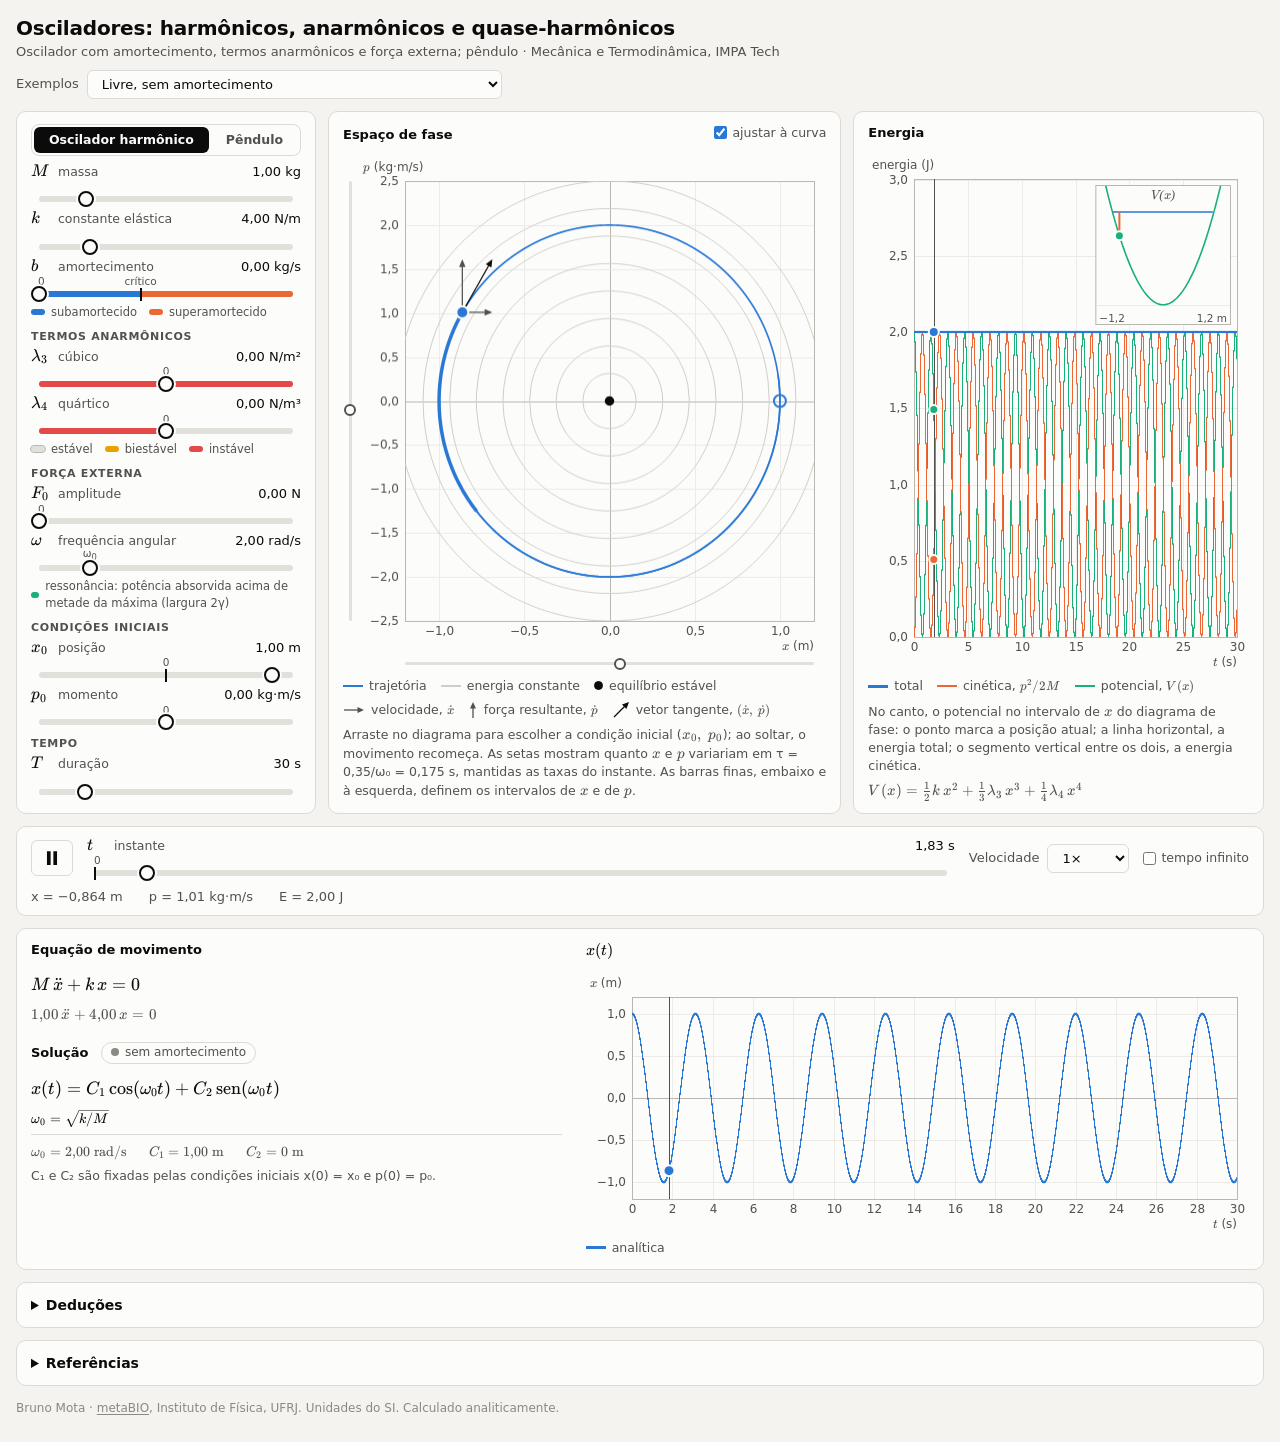
<file: index.html>
<!doctype html>
<!-- By Bruno Mota - METAbio -->
<html lang="pt-BR">
<head>
<meta charset="utf-8">
<meta name="viewport" content="width=device-width, initial-scale=1, viewport-fit=cover">
<title>Osciladores: harmônicos, anarmônicos e quase-harmônicos</title>
<meta name="description" content="Oscilador harmônico e anarmônico, livre e forçado, e pêndulo: espaço de fase, energia, equação de movimento e solução.">
<link rel="stylesheet" href="vendor/katex/katex.min.css">
<link rel="stylesheet" href="css/estilo.css">
</head>
<body>

<header class="cabecalho">
  <div>
    <h1>Osciladores: harmônicos, anarmônicos e quase-harmônicos</h1>
    <p>Oscilador com amortecimento, termos anarmônicos e força externa; pêndulo · Mecânica e Termodinâmica, IMPA Tech</p>
  </div>
  <label class="exemplos">Exemplos
    <select id="exemplos" aria-label="Exemplos"></select>
  </label>
</header>

<main>
  <div class="topo">

    <aside class="painel controles" aria-label="Parâmetros">
      <div id="controles"></div>
    </aside>

    <section class="painel fase" id="painelFase" aria-label="Espaço de fase">
      <div class="titulo">
        <h2>Espaço de fase</h2>
        <label class="opcao"><input type="checkbox" id="ajustar" checked> ajustar à curva</label>
      </div>
      <div class="diagrama">
        <div class="escala-lado" id="escalaP"></div>
        <canvas id="fase"></canvas>
        <div></div>
        <div class="escala-base" id="escalaX"></div>
      </div>
      <ul class="legenda">
        <li><i class="linha serie-1"></i>trajetória</li>
        <li><i class="linha nivel"></i>energia constante</li>
        <li id="legSeparatriz"><i class="linha tracejada tinta-3"></i>separatriz</li>
        <li id="legEstacionario"><i class="linha tracejada serie-3"></i>regime estacionário</li>
        <li id="legEstavel"><i class="ponto cheio"></i>equilíbrio estável</li>
        <li id="legInstavel"><i class="ponto vazio"></i><span id="legInstavelTexto">instável</span></li>
      </ul>
      <ul class="legenda">
        <li><svg class="seta tinta-2" viewBox="0 0 22 10" width="22" height="10" aria-hidden="true"><path d="M1 5h15" fill="none" stroke="currentColor" stroke-width="1.3"/><path d="M21 5l-6.5-3v6z" fill="currentColor"/></svg><span><span data-oscillator="velocidade" data-pendulum="velocidade angular"></span>, <span class="m" data-oscillator="\dot x" data-pendulum="\dot\theta"></span></span></li>
        <li><svg class="seta tinta-2" viewBox="0 0 10 18" width="10" height="18" aria-hidden="true"><path d="M5 17V6" fill="none" stroke="currentColor" stroke-width="1.3"/><path d="M5 1l-3 6.5h6z" fill="currentColor"/></svg><span><span data-oscillator="força resultante" data-pendulum="torque resultante"></span>, <span class="m" data-oscillator="\dot p" data-pendulum="\dot p_\theta"></span></span></li>
        <li><svg class="seta tinta" viewBox="0 0 18 18" width="18" height="18" aria-hidden="true"><path d="M2 16L12.5 5.5" fill="none" stroke="currentColor" stroke-width="1.3"/><path d="M17 1l-7 2.6 4.4 4.4z" fill="currentColor"/></svg><span>vetor tangente, <span class="m" data-oscillator="(\dot x,\ \dot p)" data-pendulum="(\dot\theta,\ \dot p_\theta)"></span></span></li>
        <li id="legForca"><svg class="seta forca" viewBox="0 0 12 18" width="12" height="18" aria-hidden="true"><path d="M6 17V8" fill="none" stroke="currentColor" stroke-width="3.5"/><path d="M6 0.5l-5 8.5h10z" fill="currentColor"/></svg><span><span data-oscillator="força externa" data-pendulum="torque externo"></span>, <span class="m" data-oscillator="F_0\cos(\omega t)" data-pendulum="F_0L\cos(\omega t)"></span></span></li>
      </ul>
      <p class="dica">Arraste no diagrama para escolher a condição inicial (<span class="m" data-oscillator="x_0,\ p_0" data-pendulum="\theta_0,\ p_{\theta 0}"></span>); ao soltar, o movimento recomeça. As setas mostram quanto <span class="m" data-oscillator="x" data-pendulum="\theta"></span> e <span class="m" data-oscillator="p" data-pendulum="p_\theta"></span> variariam em <span id="escalaSetas"></span>, mantidas as taxas do instante. As barras finas, embaixo e à esquerda, definem os intervalos de <span class="m" data-oscillator="x" data-pendulum="\theta"></span> e de <span class="m" data-oscillator="p" data-pendulum="p_\theta"></span>.</p>
    </section>

    <aside class="painel energia" aria-label="Energia">
      <h2>Energia</h2>
      <canvas id="energia"></canvas>
      <ul class="legenda">
        <li><i class="linha grossa serie-1"></i>total</li>
        <li><i class="linha serie-2"></i><span>cinética, <span class="m" data-oscillator="p^2/2M" data-pendulum="p_\theta^2/2ML^2"></span></span></li>
        <li><i class="linha serie-3"></i><span>potencial, <span class="m" data-oscillator="V(x)" data-pendulum="V(\theta)"></span></span></li>
      </ul>
      <p class="dica">No canto, o potencial no intervalo de <span class="m" data-oscillator="x" data-pendulum="\theta"></span> do diagrama de fase: o ponto marca a posição atual; a linha horizontal, a energia total; o segmento vertical entre os dois, a energia cinética.</p>
      <div class="potencial" id="potencial"></div>
      <p class="dica" id="aviso" hidden></p>
    </aside>

  </div>

  <div class="painel transporte" aria-label="Tempo">
    <button id="tocar" type="button" class="botao-icone" data-estado="tocando" aria-label="Pausar" title="Pausar">
      <svg viewBox="0 0 24 24" width="22" height="22" aria-hidden="true">
        <path class="icone-tocar" d="M7.5 4.5v15L20 12z"/>
        <path class="icone-pausar" d="M6.5 4.5h4v15h-4zM13.5 4.5h4v15h-4z"/>
      </svg>
    </button>
    <div class="tempo-barra" id="tempoBarra"></div>
    <label class="velocidade">Velocidade
      <select id="velocidade" aria-label="Velocidade">
        <option value="0.25">0,25×</option>
        <option value="0.5">0,5×</option>
        <option value="1" selected>1×</option>
        <option value="2">2×</option>
        <option value="4">4×</option>
      </select>
    </label>
    <label class="opcao" title="O movimento continua além da duração; os gráficos mostram sempre o último trecho, com a duração escolhida (120 s no máximo)."><input type="checkbox" id="infinito"> tempo infinito</label>
    <output id="leitura" class="leitura"></output>
  </div>

  <section class="painel solucao" aria-label="Equação de movimento e solução">
    <div class="formulas">
      <h2>Equação de movimento</h2>
      <div class="formula" id="eqSimbolica"></div>
      <div class="formula menor" id="eqNumerica"></div>
      <h2>Solução <span class="etiqueta" id="regime"></span></h2>
      <div class="formula" id="solFormula"></div>
      <div class="lista" id="solDefinicoes"></div>
      <div class="lista valores" id="solValores"></div>
      <p class="dica" id="solNota"></p>
    </div>
    <div class="grafico">
      <h2><span class="m" data-oscillator="x(t)" data-pendulum="\theta(t)"></span></h2>
      <canvas id="solucao"></canvas>
      <ul class="legenda">
        <li><i class="linha grossa serie-1"></i><span id="nomeCurva">analítica</span></li>
        <li id="legTransiente"><i class="linha serie-2"></i><span id="nomeHomogenea">transiente</span></li>
        <li id="legParticular"><i class="linha serie-3"></i><span id="nomeParticular">regime estacionário</span></li>
        <li id="opcaoComponentes"><label><input type="checkbox" id="componentes" checked> mostrar os dois termos componentes</label></li>
        <li id="opcaoAproximacao"><label><input type="checkbox" id="aproximacao"><i class="linha tracejada tinta"></i>aproximação harmônica</label></li>
      </ul>
    </div>
  </section>

  <details class="painel dobra" id="painelDeducoes">
    <summary>Deduções</summary>
    <div class="texto">
      <p class="dica">Notação: o ponto indica derivada em relação ao tempo. No oscilador, <span class="m">\omega_0 = \sqrt{k/M}</span>, <span class="m">\gamma = b/2M</span>, <span class="m">f = F_0/M</span> e <span class="m">v_0 = p_0/M</span>.</p>

      <h3>1. Equação de movimento, espaço de fase e energia</h3>
      <p>A segunda lei de Newton para a massa <span class="m">M</span>, sujeita à força conservativa <span class="m">-dV/dx</span>, ao atrito viscoso <span class="m">-b\dot x</span> e à força externa <span class="m">F_0\cos(\omega t)</span>, é</p>
      <div class="m">M\ddot x = -\frac{dV}{dx} - b\,\dot x + F_0\cos(\omega t), \qquad V(x) = \tfrac12 k\,x^2 + \tfrac13\lambda_3\,x^3 + \tfrac14\lambda_4\,x^4 ,</div>
      <p>ou seja, <span class="m">M\ddot x + b\,\dot x + k\,x + \lambda_3x^2 + \lambda_4x^3 = F_0\cos(\omega t)</span>.</p>
      <p>Com o momento <span class="m">p = M\dot x</span>, a equação de segunda ordem equivale a duas de primeira ordem:</p>
      <div class="m">\dot x = \frac{p}{M}, \qquad \dot p = -\frac{dV}{dx} - \frac{b}{M}\,p + F_0\cos(\omega t).</div>
      <p>O estado do sistema é o ponto <span class="m">(x, p)</span> do espaço de fase, e <span class="m">(\dot x, \dot p)</span> é o vetor tangente à trajetória nesse ponto: suas componentes são a velocidade e a força resultante. No diagrama, são as duas setas finas cinza, a horizontal e a vertical; a terceira seta fina é a sua soma, e a seta vermelha é a parcela <span class="m">F_0\cos(\omega t)</span> da força. As quatro setas têm a mesma escala, de modo que a vermelha é a parte da seta vertical que se deve à força externa. Perto da ressonância ela é pequena: em <span class="m">\omega = \omega_0</span>, no regime estacionário, <span class="m">F_0 = b\,\omega_0A = kA/Q</span>. Sem atrito nem força externa, as equações são as de Hamilton, <span class="m">\dot x = \partial H/\partial p</span> e <span class="m">\dot p = -\partial H/\partial x</span>, com <span class="m">H = p^2/2M + V(x)</span>.</p>
      <p>A energia <span class="m">E = p^2/2M + V(x)</span> varia segundo</p>
      <div class="m">\frac{dE}{dt} = \dot x\left(M\ddot x + \frac{dV}{dx}\right) = -b\,\dot x^2 + F_0\cos(\omega t)\,\dot x .</div>
      <p>O atrito só retira energia; a força externa pode fornecê-la ou retirá-la. Sem os dois, <span class="m">E</span> é constante e a trajetória percorre uma curva de nível de <span class="m">H</span> (as curvas cinza do diagrama).</p>
      <p>Com <span class="m">\lambda_3 = \lambda_4 = 0</span> a equação é linear:</p>
      <div class="m">\ddot x + 2\gamma\,\dot x + \omega_0^2\,x = f\cos(\omega t).</div>
      <p>Vale então o princípio de superposição: a solução geral é a soma de uma solução particular com a solução geral da equação homogênea (<span class="m">f = 0</span>). Esta contém duas constantes, fixadas pelas condições iniciais <span class="m">x(0) = x_0</span> e <span class="m">\dot x(0) = v_0</span>.</p>

      <h3>2. Oscilação livre sem amortecimento</h3>
      <p>Em <span class="m">\ddot x + \omega_0^2x = 0</span>, a tentativa <span class="m">x = e^{rt}</span> dá <span class="m">r^2 + \omega_0^2 = 0</span>, isto é, <span class="m">r = \pm i\omega_0</span>. As combinações reais de <span class="m">e^{\pm i\omega_0t}</span> são</p>
      <div class="m">x(t) = C_1\cos(\omega_0t) + C_2\operatorname{sen}(\omega_0t), \qquad C_1 = x_0, \quad C_2 = \frac{v_0}{\omega_0}.</div>
      <p>De modo equivalente, <span class="m">x = a\cos(\omega_0t - \varphi)</span>, com <span class="m">a = \sqrt{C_1^2 + C_2^2}</span> e <span class="m">\tan\varphi = C_2/C_1</span>. A energia é <span class="m">E = \tfrac12 k\,a^2</span>, e a trajetória no espaço de fase é a elipse</p>
      <div class="m">\frac{x^2}{a^2} + \frac{p^2}{(M\omega_0a)^2} = 1,</div>
      <p>percorrida no sentido horário (onde <span class="m">p \gt 0</span>, <span class="m">x</span> cresce) em um período <span class="m">2\pi/\omega_0</span> que não depende da amplitude.</p>

      <h3>3. Oscilação livre amortecida</h3>
      <p>Em <span class="m">\ddot x + 2\gamma\dot x + \omega_0^2x = 0</span> a mesma tentativa leva a <span class="m">r^2 + 2\gamma r + \omega_0^2 = 0</span>:</p>
      <div class="m">r = -\gamma \pm \sqrt{\gamma^2 - \omega_0^2}.</div>
      <p>A página <a href="polinomio/index.html" target="_blank" rel="noopener">Polinômio de 2º grau no plano complexo</a> mostra as raízes de <span class="m">x^2 + bx + c</span>, que é este polinômio com <span class="m">b = 2\gamma</span> e <span class="m">c = \omega_0^2</span>, e como elas deixam o eixo real quando <span class="m">\gamma \lt \omega_0</span>.</p>
      <p>Há três casos.</p>
      <p><b>Subamortecido</b> (<span class="m">\gamma \lt \omega_0</span>). As raízes são complexas, <span class="m">r = -\gamma \pm i\omega_1</span>, com <span class="m">\omega_1 = \sqrt{\omega_0^2 - \gamma^2}</span>:</p>
      <div class="m">x(t) = e^{-\gamma t}\left[C_1\cos(\omega_1t) + C_2\operatorname{sen}(\omega_1t)\right], \qquad C_1 = x_0, \quad C_2 = \frac{v_0 + \gamma\,x_0}{\omega_1}.</div>
      <p>(A segunda constante vem de <span class="m">\dot x(0) = -\gamma C_1 + \omega_1C_2</span>.) A massa oscila com frequência <span class="m">\omega_1 \lt \omega_0</span> e amplitude que decai como <span class="m">e^{-\gamma t}</span>; a trajetória espirala para a origem. Para <span class="m">\gamma \ll \omega_0</span> a energia decai como <span class="m">e^{-2\gamma t}</span>: em um período perde a fração <span class="m">2\pi/Q</span>, com <span class="m">Q = \omega_0/2\gamma</span>.</p>
      <p><b>Superamortecido</b> (<span class="m">\gamma \gt \omega_0</span>). As raízes são reais e negativas, <span class="m">r = -(\gamma \mp q)</span>, com <span class="m">q = \sqrt{\gamma^2 - \omega_0^2}</span>:</p>
      <div class="m">x(t) = C_1e^{-(\gamma-q)t} + C_2e^{-(\gamma+q)t}, \qquad C_1 = \frac{v_0 + (\gamma+q)\,x_0}{2q}, \quad C_2 = -\frac{v_0 + (\gamma-q)\,x_0}{2q}.</div>
      <p>Não há oscilação: <span class="m">x</span> passa por zero no máximo uma vez. O retorno ao equilíbrio é dominado pela taxa menor, <span class="m">\gamma - q = \omega_0^2/(\gamma + q)</span>, que diminui quando o atrito aumenta.</p>
      <p><b>Crítico</b> (<span class="m">\gamma = \omega_0</span>). A raiz é dupla e só fornece <span class="m">e^{-\gamma t}</span>. Procurando a segunda solução na forma <span class="m">x = u(t)\,e^{-\gamma t}</span>, obtém-se <span class="m">\ddot x + 2\gamma\dot x + \gamma^2x = \ddot u\,e^{-\gamma t} = 0</span>, logo <span class="m">u = C_1 + C_2t</span>:</p>
      <div class="m">x(t) = (C_1 + C_2\,t)\,e^{-\gamma t}, \qquad C_1 = x_0, \quad C_2 = v_0 + \gamma\,x_0.</div>
      <p>É o limite dos dois casos anteriores. Para <span class="m">\omega_0</span> dado, é o amortecimento crítico que dá o retorno mais rápido ao equilíbrio: a menor das taxas de decaimento vale <span class="m">\gamma</span> para <span class="m">\gamma \le \omega_0</span> e <span class="m">\gamma - q</span> para <span class="m">\gamma \ge \omega_0</span>, e seu máximo, <span class="m">\omega_0</span>, ocorre em <span class="m">\gamma = \omega_0</span>.</p>

      <h3>4. Oscilação forçada</h3>
      <p>Em <span class="m">\ddot x + 2\gamma\dot x + \omega_0^2x = f\cos(\omega t)</span>, tome-se <span class="m">x = \operatorname{Re} z</span>, com <span class="m">\ddot z + 2\gamma\dot z + \omega_0^2z = f\,e^{i\omega t}</span>. A tentativa <span class="m">z = \hat A\,e^{i\omega t}</span> dá</p>
      <div class="m">\hat A = \frac{f}{\omega_0^2 - \omega^2 + 2i\gamma\omega} = A\,e^{-i\delta}, \qquad A = \frac{f}{\sqrt{(\omega_0^2-\omega^2)^2 + 4\gamma^2\omega^2}}, \quad \tan\delta = \frac{2\gamma\,\omega}{\omega_0^2-\omega^2} \quad (0 \le \delta \le \pi),</div>
      <p>e portanto a solução particular</p>
      <div class="m">x_p(t) = A\cos(\omega t - \delta).</div>
      <p>A solução geral é <span class="m">x = x_h + x_p</span>, em que <span class="m">x_h</span> é a solução homogênea da seção 2 ou 3. As condições iniciais se aplicam à soma: as constantes de <span class="m">x_h</span> são as daquelas seções com <span class="m">x_0</span> e <span class="m">v_0</span> substituídos por</p>
      <div class="m">x_0 - A\cos\delta \qquad \text{e} \qquad v_0 - A\,\omega\operatorname{sen}\delta .</div>
      <p>Com amortecimento, <span class="m">x_h</span> decai (transiente) e resta <span class="m">x_p</span> (regime estacionário), que não depende das condições iniciais: no espaço de fase, a elipse de semieixos <span class="m">A</span> e <span class="m">M\omega A</span>.</p>
      <p><b>Ressonância.</b> A amplitude <span class="m">A(\omega)</span> é máxima onde <span class="m">(\omega_0^2-\omega^2)^2 + 4\gamma^2\omega^2</span> é mínimo. Derivando em relação a <span class="m">\omega^2</span>, <span class="m">-2(\omega_0^2-\omega^2) + 4\gamma^2 = 0</span>:</p>
      <div class="m">\omega_R = \sqrt{\omega_0^2 - 2\gamma^2}, \qquad A(\omega_R) = \frac{f}{2\gamma\,\omega_1},</div>
      <p>desde que <span class="m">\omega_0^2 \gt 2\gamma^2</span>; caso contrário <span class="m">A</span> decresce monotonamente com <span class="m">\omega</span>. Em <span class="m">\omega = \omega_0</span>, <span class="m">A = F_0/(b\,\omega_0)</span> e <span class="m">\delta = \pi/2</span>: a velocidade está em fase com a força. Nos extremos, <span class="m">A \to F_0/k</span> e <span class="m">\delta \to 0</span> para <span class="m">\omega \to 0</span>, e <span class="m">A \to f/\omega^2</span> e <span class="m">\delta \to \pi</span> para <span class="m">\omega \to \infty</span>.</p>
      <p><b>Potência absorvida.</b> No regime estacionário a potência média fornecida pela força externa é igual à dissipada pelo atrito:</p>
      <div class="m">\langle P\rangle = \langle F_0\cos(\omega t)\,\dot x_p\rangle = \tfrac12\,b\,\omega^2A^2 = \frac{F_0^2}{2M}\,\frac{2\gamma\,\omega^2}{(\omega_0^2-\omega^2)^2 + 4\gamma^2\omega^2}.</div>
      <p>O máximo, <span class="m">F_0^2/2b</span>, ocorre exatamente em <span class="m">\omega = \omega_0</span>, qualquer que seja o amortecimento. A potência cai à metade onde <span class="m">(\omega_0^2-\omega^2)^2 = 4\gamma^2\omega^2</span>, isto é, em</p>
      <div class="m">\omega_\pm = \sqrt{\omega_0^2 + \gamma^2} \pm \gamma :</div>
      <p>uma faixa de largura exatamente <span class="m">2\gamma</span>, com <span class="m">\omega_+\omega_- = \omega_0^2</span>. É a faixa verde na barra de <span class="m">\omega</span>. Para <span class="m">\gamma \ll \omega_0</span> ela é <span class="m">\omega_0 \pm \gamma</span>, e <span class="m">Q = \omega_0/2\gamma</span> é a razão entre a frequência de ressonância e a largura da faixa.</p>

      <h3>5. Oscilação forçada sem amortecimento: batimentos e ressonância</h3>
      <p>Com <span class="m">\gamma = 0</span> e <span class="m">\omega \ne \omega_0</span>, <span class="m">x_p = f\cos(\omega t)/(\omega_0^2-\omega^2)</span>, e nada decai. Partindo do repouso na origem, <span class="m">C_1 = -f/(\omega_0^2-\omega^2)</span> e <span class="m">C_2 = 0</span>:</p>
      <div class="m">x(t) = \frac{f}{\omega_0^2-\omega^2}\left[\cos(\omega t) - \cos(\omega_0t)\right] = \frac{2f}{\omega_0^2-\omega^2}\operatorname{sen}\!\left(\frac{\omega_0-\omega}{2}\,t\right)\operatorname{sen}\!\left(\frac{\omega_0+\omega}{2}\,t\right).</div>
      <p>Para <span class="m">\omega</span> próximo de <span class="m">\omega_0</span> é uma oscilação rápida, de frequência <span class="m">(\omega_0+\omega)/2</span>, modulada por uma envoltória lenta: batimentos, de período <span class="m">2\pi/|\omega_0-\omega|</span>.</p>
      <p>No limite <span class="m">\omega \to \omega_0</span>, pela regra de L'Hôpital em <span class="m">\omega</span>,</p>
      <div class="m">\frac{\cos(\omega t) - \cos(\omega_0t)}{\omega_0^2-\omega^2} \;\to\; \frac{t\operatorname{sen}(\omega_0t)}{2\omega_0}, \qquad\text{logo}\qquad x_p(t) = \frac{F_0}{2M\omega_0}\,t\operatorname{sen}(\omega_0t).</div>
      <p>A amplitude cresce linearmente com o tempo e não há regime estacionário. (Verificação direta: <span class="m">\ddot x_p + \omega_0^2x_p = f\cos(\omega_0t)</span>.) Como <span class="m">x_p(0) = \dot x_p(0) = 0</span>, as constantes de <span class="m">x_h</span> são <span class="m">C_1 = x_0</span> e <span class="m">C_2 = v_0/\omega_0</span>.</p>

      <h3>6. Termos anarmônicos</h3>
      <p>Com <span class="m">\lambda_3</span> ou <span class="m">\lambda_4</span> diferente de zero a equação não é linear e não tem solução em funções elementares; a página a integra numericamente (seção 9), com uma exceção, o oscilador quártico puro do fim desta seção. Alguns resultados seguem sem resolvê-la.</p>
      <p><b>Equilíbrios.</b> São os zeros de <span class="m">dV/dx = x\,(k + \lambda_3x + \lambda_4x^2)</span>: <span class="m">x = 0</span>, estável quando <span class="m">k \gt 0</span>, e as raízes reais de <span class="m">k + \lambda_3x + \lambda_4x^2 = 0</span>. É estável o ponto em que <span class="m">V</span> tem um mínimo, o que <span class="m">d^2V/dx^2 \gt 0</span> garante. Com <span class="m">k = 0</span> a origem é raiz dupla e <span class="m">d^2V/dx^2</span> se anula nela: é o fundo do poço se <span class="m">\lambda_3 = 0</span> e <span class="m">\lambda_4 \gt 0</span>, e um ponto de inflexão se <span class="m">\lambda_3 \ne 0</span>, caso em que o outro equilíbrio é <span class="m">x = -\lambda_3/\lambda_4</span>. Pelos pontos instáveis passa a separatriz, a curva de nível <span class="m">H = V(x_{\text{inst}})</span>. Daí os três regimes indicados nas barras de <span class="m">\lambda_3</span> e <span class="m">\lambda_4</span>:</p>
      <ul>
        <li><b>estável</b>: <span class="m">\lambda_4 \gt 0</span> e <span class="m">\lambda_3^2 \lt 4k\lambda_4</span>, ou <span class="m">\lambda_4 \gt 0</span> e <span class="m">k = 0</span>. Há um só poço e o potencial confina a massa.</li>
        <li><b>biestável</b>: <span class="m">k \gt 0</span>, <span class="m">\lambda_4 \gt 0</span> e <span class="m">\lambda_3^2 \gt 4k\lambda_4</span>. Há dois poços, separados por uma barreira.</li>
        <li><b>instável</b>: <span class="m">\lambda_4 \lt 0</span>, ou <span class="m">\lambda_4 = 0</span> e <span class="m">\lambda_3 \ne 0</span>. <span class="m">V \to -\infty</span> em pelo menos um sentido: a massa que ultrapassa a barreira não volta, e vai a infinito em tempo finito, pois <span class="m">\int dx/\sqrt{-2V/M}</span> converge quando <span class="m">-V</span> cresce como <span class="m">x^3</span> ou <span class="m">x^4</span>.</li>
      </ul>
      <p><b>Período.</b> Sem atrito nem força externa, a conservação da energia dá <span class="m">\dot x = \pm\sqrt{2\,[E - V(x)]/M}</span>, e o período é</p>
      <div class="m">T(E) = 2\int_{x_1}^{x_2}\frac{dx}{\sqrt{2\,[E - V(x)]/M}},</div>
      <p>entre os pontos de retorno <span class="m">x_1</span> e <span class="m">x_2</span>, em que <span class="m">V = E</span>. Ao contrário do caso harmônico, depende da amplitude. Para pequena amplitude <span class="m">a</span> (Landau e Lifshitz, §28; resultado citado, não deduzido aqui),</p>
      <div class="m">\omega \simeq \omega_0 + \left(\frac{3\lambda_4}{8M\omega_0} - \frac{5\lambda_3^2}{12M^2\omega_0^3}\right)a^2 :</div>
      <p>o termo quártico com <span class="m">\lambda_4 \gt 0</span> aumenta a frequência (mola que endurece), e o termo cúbico sempre a diminui.</p>
      <p><b>Oscilador quártico puro.</b> Com <span class="m">k = 0</span>, <span class="m">\lambda_3 = 0</span> e <span class="m">\lambda_4 \gt 0</span>, sem atrito nem força externa, a equação é <span class="m">M\ddot x = -\lambda_4x^3</span> e tem solução exata. A energia <span class="m">E = p^2/2M + \lambda_4x^4/4</span> fixa a amplitude <span class="m">A</span>, com <span class="m">E = \lambda_4A^4/4</span>. O cosseno elíptico de Jacobi de módulo <span class="m">\kappa</span> (seção 7) obedece a <span class="m">\operatorname{cn}'' = -(1 - 2\kappa^2)\operatorname{cn} - 2\kappa^2\operatorname{cn}^3</span>, que para <span class="m">\kappa^2 = 1/2</span> se reduz a <span class="m">\operatorname{cn}'' = -\operatorname{cn}^3</span>. Logo</p>
      <div class="m">x(t) = A\operatorname{cn}\!\left(\Omega\,t + u_0,\ 1/\sqrt2\right),\qquad \Omega = A\sqrt{\lambda_4/M},\qquad T = \frac{4K(1/\sqrt2)}{\Omega} \simeq \frac{7{,}416}{A}\sqrt{\frac{M}{\lambda_4}},</div>
      <p>com <span class="m">u_0</span> fixado pelas condições iniciais. Não há frequência natural (<span class="m">\omega_0 = 0</span>): a frequência é proporcional à amplitude. O amortecimento crítico, a ressonância e a correção de pequena amplitude acima supõem <span class="m">\omega_0 \gt 0</span> e não se aplicam.</p>

      <h3>7. Pêndulo</h3>
      <p>Uma massa <span class="m">M</span> na ponta de uma haste rígida de comprimento <span class="m">L</span>, sem massa, no campo gravitacional <span class="m">g</span>. A coordenada é o ângulo <span class="m">\theta</span> com a vertical, medido a partir do ponto mais baixo. O atrito <span class="m">-bv</span> e a força externa <span class="m">F_0\cos(\omega t)</span> atuam sobre a massa ao longo da trajetória circular, em que <span class="m">v = L\dot\theta</span>. Os torques em relação ao ponto de suspensão dão</p>
      <div class="m">ML^2\,\ddot\theta = -MgL\operatorname{sen}\theta - bL^2\,\dot\theta + F_0L\cos(\omega t), \qquad V(\theta) = MgL\,(1 - \cos\theta).</div>
      <p>O momento conjugado a <span class="m">\theta</span> é o momento angular <span class="m">p_\theta = ML^2\dot\theta</span>, e as duas equações de primeira ordem são</p>
      <div class="m">\dot\theta = \frac{p_\theta}{ML^2}, \qquad \dot p_\theta = -MgL\operatorname{sen}\theta - \frac{b}{M}\,p_\theta + F_0L\cos(\omega t).</div>
      <p>O que foi dito na seção 1 continua valendo, com <span class="m">\theta</span> no lugar de <span class="m">x</span>, <span class="m">p_\theta</span> no lugar de <span class="m">p</span>, o momento de inércia <span class="m">ML^2</span> no lugar da massa e torques no lugar de forças: a energia é <span class="m">E = p_\theta^2/2ML^2 + V(\theta)</span>, e <span class="m">dE/dt = -b\,v^2 + F_0\cos(\omega t)\,v</span>. O vetor tangente à trajetória no espaço de fase é <span class="m">(\dot\theta, \dot p_\theta)</span>: a velocidade angular e o torque resultante. No diagrama, <span class="m">\theta</span> é reduzido a uma volta, <span class="m">-\pi \lt \theta \le \pi</span>: as duas bordas são a mesma posição, a invertida.</p>
      <p><b>Pequenas oscilações.</b> Para <span class="m">|\theta| \ll 1</span>, <span class="m">\operatorname{sen}\theta \simeq \theta</span>, e dividindo por <span class="m">ML^2</span> obtém-se a equação do oscilador harmônico,</p>
      <div class="m">\ddot\theta + 2\gamma\,\dot\theta + \omega_0^2\,\theta = \frac{F_0}{ML}\cos(\omega t), \qquad \omega_0 = \sqrt{g/L}, \quad \gamma = \frac{b}{2M},</div>
      <p>com <span class="m">\omega_0</span> independente da massa: valem as seções 2 a 5 com <span class="m">\theta</span> no lugar de <span class="m">x</span> e <span class="m">F_0/ML</span> no lugar de <span class="m">f</span>. É a curva tracejada «aproximação harmônica», que pode ser ligada no gráfico de <span class="m">\theta(t)</span>.</p>
      <p><b>Solução exata sem atrito nem força externa.</b> A energia <span class="m">E = \tfrac12ML^2\dot\theta^2 + MgL\,(1-\cos\theta)</span> é constante. Com <span class="m">1 - \cos\theta = 2\operatorname{sen}^2(\theta/2)</span> e definindo <span class="m">\kappa^2 = E/(2MgL)</span>,</p>
      <div class="m">\dot\theta^2 = 4\omega_0^2\left[\kappa^2 - \operatorname{sen}^2(\theta/2)\right].</div>
      <p><i>Oscilação</i> (<span class="m">\kappa \lt 1</span>). O pêndulo vai e volta entre <span class="m">\pm\theta_{\text{máx}}</span>, com <span class="m">\kappa = \operatorname{sen}(\theta_{\text{máx}}/2)</span>. A substituição <span class="m">\operatorname{sen}(\theta/2) = \kappa\operatorname{sen}\varphi</span> dá <span class="m">\dot\theta = 2\omega_0\kappa\cos\varphi</span> e, derivando-a, <span class="m">\dot\varphi = \omega_0\sqrt{1 - \kappa^2\operatorname{sen}^2\varphi}</span>. Logo</p>
      <div class="m">\omega_0t + u_0 = \int_0^{\varphi}\frac{d\varphi'}{\sqrt{1-\kappa^2\operatorname{sen}^2\varphi'}} \equiv F(\varphi,\kappa).</div>
      <p>A inversa dessa integral define as funções elípticas de Jacobi: <span class="m">\varphi = \operatorname{am}(u,\kappa)</span>, <span class="m">\operatorname{sn} = \operatorname{sen}\varphi</span>, <span class="m">\operatorname{cn} = \cos\varphi</span> e <span class="m">\operatorname{dn} = d\varphi/du</span>. Portanto</p>
      <div class="m">\operatorname{sen}\frac{\theta}{2} = \kappa\operatorname{sn}(\omega_0t + u_0,\ \kappa), \qquad \dot\theta = 2\,\omega_0\,\kappa\operatorname{cn}(\omega_0t + u_0,\ \kappa),</div>
      <p>com <span class="m">u_0 = F(\varphi_0,\kappa)</span>, em que <span class="m">\varphi_0</span> é fixado por <span class="m">\operatorname{sen}\varphi_0 = \operatorname{sen}(\theta_0/2)/\kappa</span> e <span class="m">\cos\varphi_0 = \dot\theta_0/(2\omega_0\kappa)</span>, sendo <span class="m">\dot\theta_0 = p_{\theta 0}/ML^2</span>. Em um período <span class="m">\varphi</span> aumenta de <span class="m">2\pi</span>:</p>
      <div class="m">T = \frac{4K(\kappa)}{\omega_0}, \qquad K(\kappa) = F(\pi/2,\kappa) = \frac{\pi}{2}\left[1 + \frac{\kappa^2}{4} + \frac{9\kappa^4}{64} + \dots\right],</div>
      <p>isto é,</p>
      <div class="m">T = \frac{2\pi}{\omega_0}\left[1 + \frac{\theta_{\text{máx}}^2}{16} + \frac{11\,\theta_{\text{máx}}^4}{3072} + \dots\right].</div>
      <p>O período cresce com a amplitude; para <span class="m">\kappa \to 0</span>, <span class="m">\operatorname{sn} \to \operatorname{sen}</span> e recupera-se o oscilador harmônico.</p>
      <p><i>Rotação</i> (<span class="m">\kappa \gt 1</span>). A energia supera a da posição invertida, <span class="m">2MgL</span>, e <span class="m">\dot\theta</span> nunca se anula. Com <span class="m">\varphi = \theta/2</span>, a mesma integral aparece com módulo <span class="m">1/\kappa</span>:</p>
      <div class="m">\theta(t) = 2\operatorname{am}(\pm\kappa\,\omega_0t + u_0,\ 1/\kappa), \qquad \dot\theta = \pm2\,\omega_0\,\kappa\operatorname{dn}(\pm\kappa\,\omega_0t + u_0,\ 1/\kappa), \qquad u_0 = F\!\left(\frac{\theta_0}{2},\frac1\kappa\right),</div>
      <p>com o sinal da velocidade angular inicial. Uma volta completa leva <span class="m">2K(1/\kappa)/(\kappa\,\omega_0)</span>.</p>
      <p><i>Separatriz</i> (<span class="m">\kappa = 1</span>). Com <span class="m">E = 2MgL</span> a integral é elementar:</p>
      <div class="m">\operatorname{sen}\frac{\theta}{2} = \tanh(\pm\omega_0t + u_0), \qquad \dot\theta = \pm2\,\omega_0\operatorname{sech}(\pm\omega_0t + u_0).</div>
      <p>O pêndulo se aproxima da posição invertida sem nunca alcançá-la; de fato, <span class="m">K(\kappa) \to \infty</span> quando <span class="m">\kappa \to 1</span>.</p>
      <p>Com atrito ou força externa não há solução fechada, e a equação é integrada numericamente. O pêndulo forçado pode ter movimento caótico, com ou sem atrito: é o assunto da seção 8 e dos dois últimos exemplos do menu.</p>

      <h3>8. Caminhos para o caos</h3>
      <p><b>Forma adimensional.</b> Dividindo a equação do pêndulo por <span class="m">MgL = ML^2\omega_0^2</span> e medindo o tempo em <span class="m">\tau = \omega_0t</span> (a linha indica derivada em relação a <span class="m">\tau</span>),</p>
      <div class="m">\theta'' + \frac{\theta'}{q} + \operatorname{sen}\theta = a\cos(\omega_D\tau), \qquad a = \frac{F_0}{Mg}, \quad q = \frac{M\omega_0}{b} = \frac{\omega_0}{2\gamma}, \quad \omega_D = \frac{\omega}{\omega_0}.</div>
      <p>Restam três parâmetros: <span class="m">a</span>, a amplitude da força em unidades do peso; <span class="m">q</span>, que é o fator de qualidade <span class="m">Q</span>; e <span class="m">\omega_D</span>, a frequência da força em unidades de <span class="m">\omega_0</span>. A energia em unidades de <span class="m">MgL</span> é <span class="m">h = \tfrac12\theta'^2 + 1 - \cos\theta</span>, e a separatriz está em <span class="m">h = 2</span>. Os resultados numéricos desta seção são para <span class="m">\omega_D = 2/3</span> e foram obtidos por Runge–Kutta de quarta ordem.</p>
      <p><b>O que é necessário.</b> Sem força externa o estado é o ponto <span class="m">(\theta, \theta')</span> e as trajetórias não se cruzam no plano: só podem terminar num equilíbrio, numa órbita fechada ou numa separatriz (teorema de Poincaré–Bendixson). Com a força, o estado inclui a fase <span class="m">\omega_D\tau</span>: três dimensões, o mínimo para o caos. É preciso também que a equação não seja linear: no oscilador linear, a diferença entre duas soluções obedece à equação homogênea, e portanto decai (<span class="m">b \gt 0</span>) ou mantém a amplitude (<span class="m">b = 0</span>), sem nunca crescer exponencialmente. O atrito não é necessário: ele decide de que tipo é o caos.</p>
      <p><b>Onde o caos nasce: a separatriz.</b> A energia varia segundo <span class="m">dh/d\tau = -\theta'^2/q + a\cos(\omega_D\tau)\,\theta'</span> (seção 1). Em primeira ordem em <span class="m">a</span> e <span class="m">1/q</span>, a variação em uma passagem ao longo da separatriz, <span class="m">\theta' = \pm2\operatorname{sech}\tau</span> (seção 7), com a força na fase <span class="m">\omega_D\tau_0</span> quando o pêndulo passa pelo ponto mais baixo, é</p>
      <div class="m">\Delta h(\tau_0) = \int_{-\infty}^{\infty}\left[-\frac{\theta'^2}{q} + a\cos\big(\omega_D(\tau+\tau_0)\big)\,\theta'\right]d\tau = -\frac{8}{q} \pm W\cos(\omega_D\tau_0), \qquad W = 2\pi a\operatorname{sech}\!\left(\frac{\pi\omega_D}{2}\right),</div>
      <p>pois <span class="m">\int 4\operatorname{sech}^2\tau\,d\tau = 8</span> e <span class="m">\int \operatorname{sech}\tau\cos(\omega_D\tau)\,d\tau = \pi\operatorname{sech}(\pi\omega_D/2)</span>. É a função de Melnikov. Se <span class="m">\Delta h</span> muda de sinal com <span class="m">\tau_0</span>, um pêndulo que chega perto da posição invertida passa por ela ou volta conforme a fase da força: as curvas que chegam à posição invertida e as que dela saem se cruzam transversalmente, e daí decorre (teorema de Smale–Birkhoff) um conjunto invariante com dependência sensível das condições iniciais. A condição é</p>
      <div class="m">a \gt a_c = \frac{4}{\pi q}\cosh\!\left(\frac{\pi\omega_D}{2}\right), \qquad\text{isto é,}\qquad F_0 \gt \frac{4}{\pi}\,b\sqrt{gL}\,\cosh\!\left(\frac{\pi\omega}{2\omega_0}\right),</div>
      <p>que não depende da massa. É uma condição para o cruzamento, não para um atrator caótico.</p>
      <p><b>Sem atrito</b> (<span class="m">b = 0</span>). Então <span class="m">a_c = 0</span>: há caos para qualquer força, por menor que seja. A cada passagem a energia recebe um impulso de até <span class="m">W</span>, e o tempo até a passagem seguinte diverge na separatriz como <span class="m">\ln(32/|h-2|)</span> (de <span class="m">K(\kappa) \simeq \ln(4/\sqrt{1-\kappa^2})</span> para <span class="m">\kappa \to 1</span>). A fase da força na passagem seguinte muda então de <span class="m">\omega_DW/|h-2|</span> quando a energia muda de <span class="m">W</span>, e deixa de ser previsível onde essa mudança é da ordem de 1 ou maior:</p>
      <div class="m">|h - 2| \lesssim \omega_D\,W .</div>
      <p>É a camada estocástica em torno da separatriz (Chirikov), em que o pêndulo alterna, sem regra, entre oscilar e girar num sentido ou no outro. A estimativa dá a ordem de grandeza; na varredura abaixo a camada é mais larga do lado de dentro da separatriz. Fora dela a maior parte das órbitas continua regular (teorema KAM), e em torno de cada ressonância entre o movimento e a força há uma cadeia de ilhas com a sua própria camada. Com <span class="m">a</span> crescente as camadas se alargam e se fundem, e o caos toma o espaço de fase. Não há atrator: a área do espaço de fase se conserva, movimento regular e caótico coexistem para sempre, e qual deles ocorre depende da condição inicial.</p>
      <p>Varredura numérica: pêndulo lançado do ponto mais baixo com velocidade angular <span class="m">\theta'_0</span> (em unidades de <span class="m">\omega_0</span>; a separatriz é <span class="m">\theta'_0 = 2</span>), de 0,025 a 3,5 em passos de 0,025. Conta como caótica a condição inicial cujo expoente de Lyapunov, medido em 500 períodos da força, passa de <span class="m">0{,}012\,\omega_0</span>.</p>
      <div class="tabela"><table>
        <thead><tr><th><span class="m">a</span></th><th><span class="m">\omega_DW</span></th><th>condições iniciais caóticas, <span class="m">\theta'_0</span></th><th>fração</th></tr></thead>
        <tbody>
          <tr><td>0,01</td><td>0,026</td><td>só 2,000 (camada mais fina que o passo)</td><td>0,01</td></tr>
          <tr><td>0,03</td><td>0,079</td><td>1,60 a 1,73; 1,78; 1,88 a 2,03</td><td>0,10</td></tr>
          <tr><td>0,1</td><td>0,26</td><td>1,33 a 2,15</td><td>0,24</td></tr>
          <tr><td>0,2</td><td>0,52</td><td>0,95 a 2,25</td><td>0,38</td></tr>
          <tr><td>0,3</td><td>0,79</td><td>0,43 a 2,50; 2,55 a 2,58</td><td>0,61</td></tr>
          <tr><td>0,5</td><td>1,31</td><td>0,03 a 2,75</td><td>0,79</td></tr>
          <tr><td>0,8</td><td>2,09</td><td>0,03 a 3,25, com uma ilha regular em 2,33 a 2,40</td><td>0,90</td></tr>
          <tr><td>1,2</td><td>3,14</td><td>todas</td><td>1,00</td></tr>
        </tbody>
      </table></div>
      <p>As órbitas periódicas estáveis no centro das ilhas também perdem a estabilidade por duplicações de período sucessivas, mas, conservando-se a área, a razão entre intervalos sucessivos do parâmetro tende a 8,721, e não a 4,669 (Greene, MacKay, Vivaldi e Feigenbaum; resultado citado, não verificado aqui).</p>
      <p><b>Com atrito</b> (<span class="m">b \gt 0</span>). A área do espaço de fase se contrai como <span class="m">e^{-\tau/q}</span>, e todo movimento termina num atrator. Abaixo de <span class="m">a_c</span> as curvas da posição invertida não se cruzam (nessa ordem de aproximação). Acima, o conjunto caótico existe mas em geral não atrai: o movimento é irregular por algum tempo (caos transiente) e depois cai num atrator periódico, e a fronteira entre as bacias de atratores diferentes é fractal. Um atrator caótico surge por outro caminho: variando um só parâmetro, um atrator periódico perde a estabilidade e dá lugar a outro com o dobro do período, e este a outro, de período 4, 8, 16, …, em valores do parâmetro que se acumulam num limite finito, com a razão entre intervalos sucessivos tendendo a <span class="m">\delta = 4{,}669\ldots</span> (Feigenbaum). Além do limite, o atrator é caótico, com faixas (janelas) em que volta a ser periódico.</p>
      <p>Varredura numérica em <span class="m">a</span>, com <span class="m">q = 2</span> (os valores de Baker e Gollub; <span class="m">a_c = 1{,}019</span>). O período do atrator, em períodos da força, é lido na seção estroboscópica (o estado a cada período da força), depois de 600 períodos de transiente, partindo sempre de <span class="m">\theta = 0{,}1</span>, <span class="m">\theta' = 0</span>. Caos: expoente de Lyapunov acima de <span class="m">0{,}01\,\omega_0</span>.</p>
      <div class="tabela"><table>
        <thead><tr><th><span class="m">a</span></th><th>atrator</th></tr></thead>
        <tbody>
          <tr><td>até 1,066</td><td>período 1</td></tr>
          <tr><td>1,068 a 1,078</td><td>período 2</td></tr>
          <tr><td>1,080 a 1,14</td><td>período 3, com faixas caóticas entre 1,098 e 1,108</td></tr>
          <tr><td>1,16 a 1,28</td><td>caos, com janelas periódicas (em 1,223, período 3)</td></tr>
          <tr><td>1,30 a 1,424</td><td>período 1</td></tr>
          <tr><td>1,426 a 1,458</td><td>período 2</td></tr>
          <tr><td>1,460 a 1,476</td><td>período 4</td></tr>
          <tr><td>1,478 a 1,495</td><td>faixas caóticas e janelas periódicas</td></tr>
          <tr><td>1,496 a 1,504</td><td>caos (a varredura termina aqui)</td></tr>
        </tbody>
      </table></div>
      <p>Há portanto duas entradas no caos por duplicação de período, perto de 1,07 e de 1,43 a 1,48. A varredura não resolve a cascata além do período 4, e por isso não mede <span class="m">\delta</span>; e, com uma só condição inicial, não mostra atratores que coexistam com o encontrado.</p>
      <p><b>Na página.</b> Os dois últimos exemplos do menu são esses dois casos. No exemplo sem atrito, <span class="m">a = 0{,}1</span> e o pêndulo parte dentro da camada. No exemplo com atrito, <span class="m">M = 0{,}3</span> kg, de modo que <span class="m">F_0 = 2{,}943\,a</span> N, e a barra de <span class="m">F_0</span> percorre a segunda cascata: 4,15 N, período 1; 4,20 e 4,25 N, período 2; 4,30 N, período 4; 4,35 N, caos; 4,40 N, uma janela periódica estreita; o exemplo tem <span class="m">a = 1{,}5</span> (4,41 N), caos. O diagrama de fase mostra a trajetória inteira, transiente incluído, e em 120 s cabem 40 períodos da força.</p>

      <h3>9. Cálculo das curvas</h3>
      <p>Quando há solução fechada (seções 2 a 5 e 7, e o oscilador quártico puro da seção 6), as curvas da página são calculadas diretamente por ela. Caso contrário, o sistema de primeira ordem da seção 1, <span class="m">\dot y = G(t, y)</span> com <span class="m">y = (x, p)</span>, é integrado pelo método de Runge–Kutta clássico de quarta ordem: a cada passo <span class="m">h</span>,</p>
      <div class="m">k_1 = G(t, y),\quad k_2 = G\!\left(t + \tfrac h2,\ y + \tfrac h2 k_1\right),\quad k_3 = G\!\left(t + \tfrac h2,\ y + \tfrac h2 k_2\right),\quad k_4 = G(t + h,\ y + h\,k_3),</div>
      <div class="m">y(t+h) = y(t) + \tfrac h6\left(k_1 + 2k_2 + 2k_3 + k_4\right),</div>
      <p>com erro proporcional a <span class="m">h^5</span> por passo. O passo é de 1 ms, reduzido quando o movimento é rápido demais para ele: procura-se manter abaixo de 0,05 o produto da maior taxa do movimento pelo passo, com passo mínimo de 25 µs e, no máximo, 1,5 milhão de passos. O rodapé da página informa qual dos dois cálculos está em uso. Os testes que acompanham o código comparam a integração numérica com as soluções fechadas e verificam a conservação da energia, o período dado pela integral da seção 6 e a correção de frequência citada ali.</p>
    </div>
  </details>

  <details class="painel dobra" id="painelReferencias">
    <summary>Referências</summary>
    <div class="texto">
      <h3>Osciladores</h3>
      <ul>
        <li>R. P. Feynman, R. B. Leighton e M. Sands, <i>The Feynman Lectures on Physics</i>, vol. I (Addison-Wesley, 1963). Capítulos <a href="https://www.feynmanlectures.caltech.edu/I_21.html" target="_blank" rel="noopener">21, The Harmonic Oscillator</a>; <a href="https://www.feynmanlectures.caltech.edu/I_23.html" target="_blank" rel="noopener">23, Resonance</a>; <a href="https://www.feynmanlectures.caltech.edu/I_24.html" target="_blank" rel="noopener">24, Transients</a>; e <a href="https://www.feynmanlectures.caltech.edu/I_25.html" target="_blank" rel="noopener">25, Linear Systems and Review</a>. No <a href="https://www.feynmanlectures.caltech.edu/I_09.html" target="_blank" rel="noopener">capítulo 9</a>, a seção 9–6 integra numericamente, passo a passo, o movimento de uma massa presa a uma mola. Edição brasileira: <i>Lições de Física de Feynman</i> (Bookman).</li>
        <li>H. M. Nussenzveig, <i>Curso de Física Básica 2: Fluidos, Oscilações e Ondas, Calor</i> (Blucher). Capítulos 3, O oscilador harmônico, e 4, Oscilações amortecidas e forçadas.</li>
        <li>L. D. Landau e E. M. Lifshitz, <i>Mechanics</i>, 3ª ed. (Pergamon, 1976). §11, movimento em uma dimensão e integral do período; §§21, 22, 25 e 26, oscilações livres, forçadas e amortecidas; §28, oscilações anarmônicas e a correção da frequência com a amplitude.</li>
      </ul>

      <h3>Espaço de fase</h3>
      <ul>
        <li>S. H. Strogatz, <i>Nonlinear Dynamics and Chaos</i>, 2ª ed. (Westview Press, 2015). Capítulo 6, Phase Plane: em particular §6.5, Conservative Systems, e §6.7, Pendulum.</li>
        <li>V. I. Arnold, <i>Mathematical Methods of Classical Mechanics</i>, 2ª ed. (Springer, 1989). Capítulo 2, §4, sistemas com um grau de liberdade: plano de fase e curvas de fase; capítulo 8, variedades simpléticas.</li>
        <li>S. T. Thornton e J. B. Marion, <i>Classical Dynamics of Particles and Systems</i>, 5ª ed. (Brooks/Cole, 2004). Capítulos 3, Oscillations, e 4, Nonlinear Oscillations and Chaos: diagramas de fase do oscilador e do pêndulo.</li>
        <li>N. A. Lemos, <i>Mecânica Analítica</i>, 2ª ed. (Livraria da Física, 2007). Formulação hamiltoniana e espaço de fase, em português.</li>
      </ul>

      <h3>Pêndulo e funções elípticas</h3>
      <ul>
        <li><i>NIST Digital Library of Mathematical Functions</i>, capítulo 22, Jacobian Elliptic Functions: <a href="https://dlmf.nist.gov/22.19" target="_blank" rel="noopener">§22.19(i), Classical Dynamics: The Pendulum</a>, e §22.20, Methods of Computation; capítulo 19, Elliptic Integrals.</li>
        <li>B. C. Carlson, «Computing elliptic integrals by duplication», <i>Numerische Mathematik</i> 33, 1–16 (1979). O método usado para a integral incompleta <span class="m">F(\varphi,\kappa)</span>.</li>
        <li>G. L. Baker e J. P. Gollub, <i>Chaotic Dynamics: An Introduction</i>, 2ª ed. (Cambridge University Press, 1996). O pêndulo amortecido e forçado; os parâmetros do exemplo caótico do menu são os deste livro.</li>
      </ul>

      <h3>Caos</h3>
      <ul>
        <li>J. Guckenheimer e P. Holmes, <i>Nonlinear Oscillations, Dynamical Systems, and Bifurcations of Vector Fields</i> (Springer, 1983). Capítulo 4: o método de Melnikov e o teorema de Smale–Birkhoff.</li>
        <li>B. V. Chirikov, «A universal instability of many-dimensional oscillator systems», <i>Physics Reports</i> 52, 263–379 (1979). A camada estocástica em torno da separatriz e a superposição de ressonâncias.</li>
        <li>A. J. Lichtenberg e M. A. Lieberman, <i>Regular and Chaotic Dynamics</i>, 2ª ed. (Springer, 1992).</li>
        <li>M. J. Feigenbaum, «Quantitative universality for a class of nonlinear transformations», <i>Journal of Statistical Physics</i> 19, 25–52 (1978).</li>
        <li>J. M. Greene, R. S. MacKay, F. Vivaldi e M. J. Feigenbaum, «Universal behaviour in families of area-preserving maps», <i>Physica D</i> 3, 468–486 (1981).</li>
      </ul>

      <h3>Cálculo numérico</h3>
      <ul>
        <li>E. Hairer, S. P. Nørsett e G. Wanner, <i>Solving Ordinary Differential Equations I: Nonstiff Problems</i>, 2ª ed. (Springer, 1993). Capítulo II, métodos de Runge–Kutta.</li>
      </ul>

      <h3>Inspirado por</h3>
      <p>O problema é clássico, e há muitas simulações didáticas anteriores a esta, que informam, de modo difuso, o seu desenho. Nenhuma foi usada como fonte de código. As mais próximas:</p>
      <ul>
        <li><b>myPhysicsLab</b>, de Erik Neumann: <a href="https://myphysicslab.com/springs/single-spring-en.html" target="_blank" rel="noopener">Single Spring</a>, <a href="https://myphysicslab.com/pendulum/pendulum-en.html" target="_blank" rel="noopener">Simple Pendulum</a> e <a href="https://myphysicslab.com/pendulum/chaotic-pendulum-en.html" target="_blank" rel="noopener">Chaotic Pendulum</a>. Integração por Runge–Kutta no navegador, com gráficos das variáveis; código aberto.</li>
        <li><b>PhET Interactive Simulations</b>, Universidade do Colorado em Boulder: <a href="https://phet.colorado.edu/en/simulations/masses-and-springs" target="_blank" rel="noopener">Masses and Springs</a>, <a href="https://phet.colorado.edu/en/simulations/pendulum-lab" target="_blank" rel="noopener">Pendulum Lab</a> e <a href="https://phet.colorado.edu/pt_BR/simulations/resonance" target="_blank" rel="noopener">Ressonância</a>.</li>
        <li><b>Apps de Física</b>, de Walter Fendt, na versão em português da Casa das Ciências: <a href="https://www.walter-fendt.de/html5/phpt/pendulum_pt.htm" target="_blank" rel="noopener">Pêndulo simples</a>, <a href="https://www.walter-fendt.de/html5/phpt/springpendulum_pt.htm" target="_blank" rel="noopener">Pêndulo em mola</a> e <a href="https://www.walter-fendt.de/html5/phpt/resonance_pt.htm" target="_blank" rel="noopener">Oscilações forçadas (Ressonância)</a>.</li>
        <li><b>Open Source Physics</b> (ComPADRE): <a href="https://www.compadre.org/osp/items/detail.cfm?ID=7566" target="_blank" rel="noopener">Damped Driven Simple Harmonic Oscillator Model</a>, de Wolfgang Christian, e <a href="https://www.compadre.org/osp/items/detail.cfm?ID=8290" target="_blank" rel="noopener">Damped Driven Harmonic Oscillator Phasor Model</a>, de Juan Aguirregabiria.</li>
      </ul>

      <h3>Programas</h3>
      <ul>
        <li>As fórmulas são compostas pelo <a href="https://katex.org" target="_blank" rel="noopener">KaTeX</a> (licença MIT), incluído na página. O código desta página está sob a licença MIT.</li>
      </ul>
    </div>
  </details>
</main>

<footer class="rodape">
  <p>Bruno Mota · <a href="https://metabio.netlify.app/" target="_blank" rel="noopener">metaBIO</a>, Instituto de Física, UFRJ. Unidades do SI. <span id="metodo"></span></p>
</footer>

<script src="vendor/katex/katex.min.js"></script>
<script src="js/fisica.js"></script>
<script src="js/formulas.js"></script>
<script src="js/controles.js"></script>
<script src="js/graficos.js"></script>
<script src="js/app.js"></script>
</body>
</html>
</file>
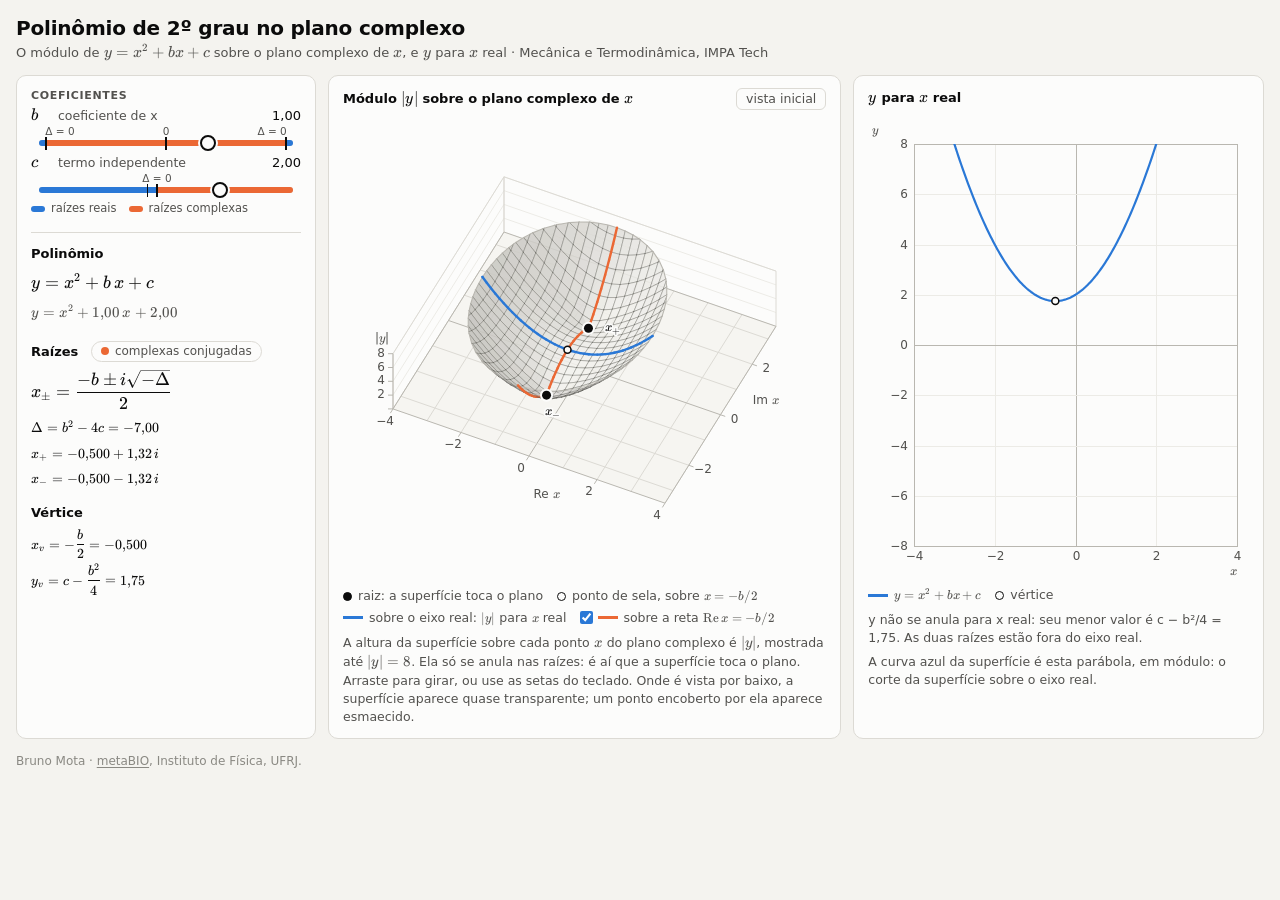
<file: polinomio/index.html>
<!DOCTYPE html>
<html lang="pt-BR">
<head>
<meta charset="utf-8">
<meta name="viewport" content="width=device-width, initial-scale=1">
<!-- By Bruno Mota - METAbio -->
<title>Polinômio de 2º grau</title>
<link rel="stylesheet" href="../vendor/katex/katex.min.css">
<link rel="stylesheet" href="css/estilo.css">
</head>
<body>

<header class="cabecalho">
  <div>
    <h1>Polinômio de 2º grau no plano complexo</h1>
    <p>O módulo de <span class="m">y = x^2 + bx + c</span> sobre o plano complexo de <span class="m">x</span>, e <span class="m">y</span> para <span class="m">x</span> real · Mecânica e Termodinâmica, IMPA Tech</p>
  </div>
</header>

<main>
  <div class="topo">

    <aside class="painel controles" aria-label="Coeficientes e raízes">
      <div id="controles"></div>
      <div class="formulas">
        <h2>Polinômio</h2>
        <div class="formula" id="polSimbolico"></div>
        <div class="formula menor" id="polNumerico"></div>
        <h2>Raízes <span class="etiqueta" id="regime"></span></h2>
        <div class="formula" id="raizFormula"></div>
        <div class="lista" id="raizValores"></div>
        <h2>Vértice</h2>
        <div class="lista" id="verticeValores"></div>
      </div>
    </aside>

    <section class="painel folha" aria-label="Módulo de y sobre o plano complexo">
      <div class="titulo">
        <h2>Módulo <span class="m">|y|</span> sobre o plano complexo de <span class="m">x</span></h2>
        <button type="button" id="vistaInicial">vista inicial</button>
      </div>
      <canvas id="folha" tabindex="0" role="img" aria-label="Superfície do módulo de y sobre o plano complexo"></canvas>
      <ul class="legenda">
        <li><i class="ponto cheio"></i>raiz: a superfície toca o plano</li>
        <li id="legSela"><i class="ponto"></i><span>ponto de sela, sobre <span class="m">x = -b/2</span></span></li>
        <li><i class="linha grossa serie-1"></i><span>sobre o eixo real: <span class="m">|y|</span> para <span class="m">x</span> real</span></li>
        <li><label><input type="checkbox" id="corte" checked><i class="linha grossa serie-2"></i><span>sobre a reta <span class="m">\operatorname{Re}x = -b/2</span></span></label></li>
      </ul>
      <p class="dica">A altura da superfície sobre cada ponto <span class="m">x</span> do plano complexo é <span class="m">|y|</span>, mostrada até <span id="alturaMaxima"></span>. Ela só se anula nas raízes: é aí que a superfície toca o plano. Arraste para girar, ou use as setas do teclado. Onde é vista por baixo, a superfície aparece quase transparente; um ponto encoberto por ela aparece esmaecido.</p>
    </section>

    <aside class="painel reta" aria-label="y para x real">
      <h2><span class="m">y</span> para <span class="m">x</span> real</h2>
      <canvas id="reta" role="img" aria-label="Gráfico de y para x real"></canvas>
      <ul class="legenda">
        <li><i class="linha grossa serie-1"></i><span class="m">y = x^2 + bx + c</span></li>
        <li id="legModulo"><i class="linha tracejada serie-1"></i><span><span class="m">|y|</span>, onde <span class="m">y \lt 0</span></span></li>
        <li id="legZero"><i class="ponto cheio"></i><span>raiz real: <span class="m">y = 0</span></span></li>
        <li><i class="ponto"></i>vértice</li>
      </ul>
      <p class="dica" id="retaNota"></p>
      <p class="dica">A curva azul da superfície é esta parábola, em módulo: o corte da superfície sobre o eixo real.</p>
    </aside>

  </div>
</main>

<footer class="rodape">
  <p>Bruno Mota · <a href="https://metabio.netlify.app/" target="_blank" rel="noopener">metaBIO</a>, Instituto de Física, UFRJ.</p>
</footer>

<script src="../vendor/katex/katex.min.js"></script>
<script src="js/polinomio.js"></script>
<script src="js/formulas.js"></script>
<script src="js/controles.js"></script>
<script src="js/graficos.js"></script>
<script src="js/app.js"></script>

</body>
</html>
</file>
<file: css/estilo.css>
/* By Bruno Mota - METAbio */
/*
 * Style of the page.  Every color is a custom property defined at the top, once for the light theme and once
 * for the dark one; the plots (js/graficos.js) read the same properties, so a change here reaches them too.
 * The three series colors and their order come from a palette checked for color-vision deficiency.
 */

:root {
  --fundo: #f4f3ef;        /* page */
  --painel: #fcfcfb;       /* panels and plot surface */
  --tinta: #0b0b0b;        /* text */
  --tinta-2: #52514e;      /* secondary text, axis labels, arrows of velocity and force */
  --tinta-3: #8a8983;      /* separatrix, hints */
  --borda: #dcdad4;
  --grade: #ecebe6;        /* grid lines */
  --eixo: #b9b7b0;         /* plot frame and zero lines */
  --nivel: #cfcdc6;        /* curves of constant energy */
  --trilho: #e2e0da;       /* slider bar; on the bars of the anharmonic terms, a potential with a single well */
  --serie-1: #2a78d6;      /* trajectory, total energy; underdamped */
  --serie-2: #eb6834;      /* kinetic energy, transient; overdamped */
  --serie-3: #1baf7a;      /* potential energy, steady state; resonance */
  --pocos: #eda100;        /* potential with two wells */
  --escape: #e34948;       /* potential that does not confine */
  --forca: #e34948;        /* arrow of the external force */
  color-scheme: light;
}
@media (prefers-color-scheme: dark) {
  :root:not([data-theme="light"]) {
    --fundo: #121211; --painel: #1a1a19; --tinta: #f0efec; --tinta-2: #c3c2b7; --tinta-3: #8b8a82;
    --borda: #34332f; --grade: #262624; --eixo: #55544e; --nivel: #403f3a; --trilho: #34332f;
    --serie-1: #3987e5; --serie-2: #d95926; --serie-3: #199e70; --pocos: #c98500; --escape: #e66767; --forca: #e66767;
    color-scheme: dark;
  }
}
:root[data-theme="dark"] {
  --fundo: #121211; --painel: #1a1a19; --tinta: #f0efec; --tinta-2: #c3c2b7; --tinta-3: #8b8a82;
  --borda: #34332f; --grade: #262624; --eixo: #55544e; --nivel: #403f3a; --trilho: #34332f;
  --serie-1: #3987e5; --serie-2: #d95926; --serie-3: #199e70; --pocos: #c98500; --escape: #e66767; --forca: #e66767;
  color-scheme: dark;
}

* { box-sizing: border-box; }
html { -webkit-text-size-adjust: 100%; }
body {
  margin: 0;
  padding-block: 14px 24px;
  padding-left: max(16px, env(safe-area-inset-left, 0px));
  padding-right: max(16px, env(safe-area-inset-right, 0px));
  background: var(--fundo);
  color: var(--tinta);
  font: 14px/1.45 system-ui, -apple-system, "Segoe UI", Roboto, "Helvetica Neue", Arial, sans-serif;
}
[hidden] { display: none !important; }
h1 { margin: 0; font-size: 20px; font-weight: 650; letter-spacing: -0.01em; text-wrap: balance; }
h2 { margin: 0 0 6px; font-size: 13px; font-weight: 650; }
p { margin: 0; }
a { color: var(--serie-1); }
.mat { font-family: "KaTeX_Math", "Times New Roman", serif; font-style: italic; font-size: 1.08em; }
.dica { color: var(--tinta-2); font-size: 12.5px; }

.cabecalho, main, .rodape { max-width: 1500px; margin-inline: auto; }
.cabecalho { display: flex; flex-wrap: wrap; align-items: end; justify-content: space-between; gap: 8px 24px; margin-bottom: 12px; }
.cabecalho p { color: var(--tinta-2); font-size: 13px; }
.exemplos, .velocidade { display: flex; align-items: center; gap: 8px; color: var(--tinta-2); font-size: 13px; }
select, button {
  font: inherit; color: var(--tinta); background: var(--painel);
  border: 1px solid var(--borda); border-radius: 6px; padding: 5px 10px;
}
select { max-width: 100%; }
button { cursor: pointer; }
button:hover, select:hover { border-color: var(--tinta-3); }
:focus-visible { outline: 2px solid var(--serie-1); outline-offset: 2px; }

main { display: grid; gap: 12px; }
.painel { background: var(--painel); border: 1px solid var(--borda); border-radius: 10px; padding: 12px 14px; min-width: 0; }

/* Top row: controls, phase diagram, energy. */
.topo { display: grid; gap: 12px; grid-template-columns: 300px minmax(0, 1.25fr) minmax(0, 1fr); align-items: stretch; }
.fase, .energia { display: flex; flex-direction: column; gap: 6px; }
canvas { display: block; width: 100%; height: 300px; }
.energia canvas { flex: 1 1 auto; min-height: 280px; cursor: ew-resize; touch-action: pan-y; }
.potencial { color: var(--tinta-2); font-size: 12.5px; overflow-x: auto; overflow-y: hidden; }
.titulo { display: flex; align-items: baseline; justify-content: space-between; gap: 12px; }
.opcao, .legenda label { display: flex; align-items: center; gap: 5px; cursor: pointer; color: var(--tinta-2); font-size: 12.5px; }
input[type="checkbox"] { accent-color: var(--serie-1); margin: 0; }

/* The phase diagram with the two thin sliders that set its ranges: p at the left, x underneath.  The
   paddings line the sliders up with the plot area inside the canvas (set from the margins of the plot). */
.diagrama {
  flex: 1 1 auto; min-height: 380px; display: grid; gap: 2px;
  grid-template-columns: 14px minmax(0, 1fr); grid-template-rows: minmax(0, 1fr) 14px;
}
.diagrama canvas { height: 100%; min-height: 0; cursor: crosshair; touch-action: none; }
.escala-lado { padding-top: var(--margem-t, 24px); padding-bottom: var(--margem-b, 34px); }
.escala-base { padding-left: var(--margem-l, 46px); padding-right: var(--margem-r, 12px); }
.escala { position: relative; height: 14px; cursor: pointer; touch-action: none; border-radius: 7px; }
.escala.vertical { width: 14px; height: 100%; }
.escala-trilho { position: absolute; left: 0; right: 0; top: 5.5px; height: 3px; border-radius: 2px; background: var(--trilho); }
.escala.vertical .escala-trilho { left: 5.5px; right: auto; top: 0; bottom: 0; width: 3px; height: auto; }
.escala-botao {
  position: absolute; top: 1px; width: 12px; height: 12px; margin-left: -6px; border-radius: 50%;
  background: var(--painel); border: 2px solid var(--tinta-2);
}
.escala.vertical .escala-botao { top: auto; left: 1px; margin-left: 0; margin-bottom: -6px; }
.escala:hover .escala-botao, .escala:focus-visible .escala-botao { border-color: var(--tinta); }

/* Legends. */
.legenda { display: flex; flex-wrap: wrap; gap: 3px 14px; margin: 0; padding: 0; list-style: none; color: var(--tinta-2); font-size: 12.5px; }
.legenda li { display: flex; align-items: center; gap: 6px; white-space: nowrap; }
.linha { display: inline-block; width: 20px; height: 0; border-top: 2px solid currentColor; }
.linha.grossa { border-top-width: 3px; }
.linha.tracejada { border-top-style: dashed; }
.serie-1 { color: var(--serie-1); } .serie-2 { color: var(--serie-2); } .serie-3 { color: var(--serie-3); }
.tinta { color: var(--tinta); } .tinta-2 { color: var(--tinta-2); } .tinta-3 { color: var(--tinta-3); } .forca { color: var(--forca); }
.linha.nivel { color: var(--nivel); } .linha.tinta, .linha.tinta-3 { border-top-width: 1.5px; }
.ponto { display: inline-block; width: 9px; height: 9px; border-radius: 50%; border: 1.5px solid var(--tinta); }
.ponto.cheio { background: var(--tinta); }
.amostra { display: inline-block; width: 14px; height: 6px; border-radius: 3px; }
.amostra.neutro { background: var(--trilho); outline: 1px solid var(--eixo); }
.seta { flex: none; }
.legenda .katex { font-size: 1.05em; }

/* Controls: label, value, and a bar with colored segments and marks under the slider. */
#controles { display: flex; flex-direction: column; gap: 5px; }
fieldset { border: 0; margin: 0; padding: 0; min-width: 0; }
legend { padding: 0; margin-bottom: 1px; color: var(--tinta-2); font-size: 11px; font-weight: 650; letter-spacing: 0.06em; text-transform: uppercase; }
.alternancia { display: flex; gap: 2px; padding: 2px; margin-bottom: 5px; border: 1px solid var(--borda); border-radius: 8px; }
.alternancia button { flex: 1 1 auto; border: 0; border-radius: 6px; padding: 4px 6px; background: transparent; color: var(--tinta-2); font-size: 12.5px; font-weight: 600; white-space: nowrap; }
.alternancia button[aria-checked="true"] { background: var(--tinta); color: var(--painel); }
.controle { padding-bottom: 1px; }
.rotulo { display: flex; align-items: baseline; gap: 7px; line-height: 1.25; }
.rotulo .simbolo { min-width: 20px; }
.rotulo .nome { color: var(--tinta-2); font-size: 12.5px; }
.rotulo .valor { margin-left: auto; font-variant-numeric: tabular-nums; font-size: 13px; }
.barra { position: relative; height: 25px; --botao: 16px; }
.trilho, .marcas { position: absolute; left: calc(var(--botao) / 2); right: calc(var(--botao) / 2); }
.trilho { bottom: 5px; height: 6px; border-radius: 3px; background: var(--trilho); overflow: hidden; }
.segmento { position: absolute; top: 0; bottom: 0; }
.sub { background: var(--serie-1); } .super { background: var(--serie-2); } .res { background: var(--serie-3); }
.pocos { background: var(--pocos); } .escape { background: var(--escape); }
.marcas { top: 0; bottom: 0; pointer-events: none; }
.marca { position: absolute; bottom: 1px; width: 2px; height: 13px; margin-left: -1px; background: var(--tinta); }
.marca.fina { width: 1px; margin-left: -0.5px; }
.marca span {
  position: absolute; bottom: 13px; left: 50%; transform: translateX(-50%);
  font-style: normal; font-size: 10.5px; line-height: 1; white-space: nowrap; color: var(--tinta-2);
  padding: 1px 3px; cursor: pointer; pointer-events: auto;
}
.marca span:hover { color: var(--tinta); text-decoration: underline; }
.marca.esquerda span { left: -3px; transform: none; }
.marca.direita span { left: auto; right: -3px; transform: none; }
.marca sub { font-size: 0.8em; }

.barra input[type="range"] {
  -webkit-appearance: none; appearance: none;
  position: absolute; left: 0; bottom: 0; width: 100%; height: var(--botao); margin: 0; padding: 0;
  background: transparent; cursor: pointer;
}
.barra input[type="range"]::-webkit-slider-runnable-track { height: var(--botao); background: transparent; }
.barra input[type="range"]::-moz-range-track { height: var(--botao); background: transparent; }
.barra input[type="range"]::-webkit-slider-thumb {
  -webkit-appearance: none; appearance: none; width: var(--botao); height: var(--botao); border-radius: 50%;
  background: var(--painel); border: 2px solid var(--tinta); box-shadow: 0 0 0 2px var(--painel);
}
.barra input[type="range"]::-moz-range-thumb {
  width: 12px; height: 12px; border-radius: 50%;
  background: var(--painel); border: 2px solid var(--tinta); box-shadow: 0 0 0 2px var(--painel);
}
/* Caption of a group of bars: what the colors of their segments mean. */
.legenda.do-grupo { gap: 2px 12px; margin: 1px 0 3px; font-size: 11.5px; }
.legenda.do-grupo li { white-space: normal; }

/* Time: play and pause, the time bar, speed, and the values under the cursor. */
.transporte { display: flex; flex-wrap: wrap; align-items: center; gap: 6px 14px; padding-block: 8px; }
.botao-icone { display: grid; place-items: center; width: 42px; height: 36px; padding: 0; flex: none; }
.botao-icone svg { fill: currentColor; }
.botao-icone[data-estado="tocando"] .icone-tocar, .botao-icone[data-estado="parado"] .icone-pausar { display: none; }
.tempo-barra { flex: 1 1 300px; min-width: 0; }
.leitura { flex: 1 1 100%; display: flex; flex-wrap: wrap; gap: 2px 26px; font-variant-numeric: tabular-nums; color: var(--tinta-2); font-size: 13px; }
.leitura span { white-space: nowrap; }

/* Equation and solution. */
.solucao { display: grid; gap: 8px 24px; grid-template-columns: minmax(0, 1fr) minmax(0, 1.25fr); }
.formulas, .grafico { min-width: 0; display: flex; flex-direction: column; gap: 6px; }
.formulas h2:not(:first-child) { margin-top: 10px; }
.formula { overflow-x: auto; overflow-y: hidden; padding: 2px 0; }
.formula .katex-display { margin: 0; text-align: left; }
.formula .katex-display > .katex { text-align: left; }
.formula .katex { font-size: 1.25em; }
.formula.menor .katex { font-size: 1.05em; }
.formula.menor { color: var(--tinta-2); }
.lista { display: flex; flex-wrap: wrap; align-items: center; gap: 8px 22px; }
.lista:empty, .formula:empty { display: none; }
.lista .katex { font-size: 1.02em; }
.lista.valores { color: var(--tinta-2); padding-top: 6px; border-top: 1px solid var(--borda); }
.grafico canvas { height: 260px; cursor: ew-resize; touch-action: pan-y; }
.etiqueta {
  display: inline-block; margin-left: 8px; padding: 1px 9px; border-radius: 999px; vertical-align: 1px;
  border: 1px solid var(--borda); color: var(--tinta-2); font-size: 12px; font-weight: 500;
}
.etiqueta::before { content: ""; display: inline-block; width: 8px; height: 8px; border-radius: 50%; margin-right: 6px; background: var(--tinta-3); }
.etiqueta[data-regime="under"]::before { background: var(--serie-1); }
.etiqueta[data-regime="over"]::before { background: var(--serie-2); }
.etiqueta[data-regime="critical"]::before { background: var(--tinta); }

/* Derivations and references: two panels, one above the other, each closed until its title is clicked. */
.dobra > summary { cursor: pointer; font-size: 14px; font-weight: 650; }
.dobra[open] > summary { margin-bottom: 12px; padding-bottom: 10px; border-bottom: 1px solid var(--borda); }
.texto { max-width: 88ch; font-size: 14.5px; line-height: 1.6; }
.texto h3 { margin: 22px 0 6px; font-size: 15px; font-weight: 650; }
.texto > h3:first-child, .texto > .dica + h3 { margin-top: 10px; }
.texto p { margin: 8px 0; }
.texto .dica { font-size: 13px; }
.texto ul { margin: 8px 0; padding-left: 1.3em; }
.texto li { margin: 5px 0; }
.texto div.m { margin: 10px 0; padding: 2px 0; overflow-x: auto; overflow-y: hidden; }
.texto div.m .katex-display { margin: 0; }
.tabela { margin: 10px 0; overflow-x: auto; }
.tabela table { border-collapse: collapse; font-size: 13.5px; }
.tabela th, .tabela td { padding: 3px 14px 3px 0; text-align: left; vertical-align: top; border-bottom: 1px solid var(--borda); }
.tabela th { font-weight: 600; color: var(--tinta-2); }
.texto .katex { font-size: 1.06em; }

.rodape { margin-top: 14px; color: var(--tinta-3); font-size: 12px; }
.rodape a { color: inherit; text-decoration: underline; text-underline-offset: 2px; }
.rodape a:hover { color: var(--tinta-2); }

/* Narrower screens: the energy panel goes under the phase diagram, then everything in one column. */
@media (max-width: 1180px) {
  .topo { grid-template-columns: 290px minmax(0, 1fr); }
  .energia { grid-column: 1 / -1; }
  .energia canvas { min-height: 0; height: 280px; flex: none; }
  .solucao { grid-template-columns: minmax(0, 1fr); }
}
@media (max-width: 760px) {
  .topo { grid-template-columns: minmax(0, 1fr); }
  .diagrama { min-height: 0; height: min(92vw, 420px); flex: none; }
  h1 { font-size: 18px; }
  .texto { font-size: 14px; }
}
</file>
<file: polinomio/css/estilo.css>
/* By Bruno Mota - METAbio */
/*
 * Style of the page: that of the Osciladores page, with what this page does not use left out.
 * Every color is a custom property defined at the top, once for the light theme and once for the dark one;
 * the plots (js/graficos.js) read the same properties, so a change here reaches them too.
 * Layout: one row of three panels (coefficients and roots, the surface, the plot for x real).
 */

:root {
  --fundo: #f4f3ef;        /* page */
  --painel: #fcfcfb;       /* panels and plot surface */
  --tinta: #0b0b0b;        /* text; roots */
  --tinta-2: #52514e;      /* secondary text, axis labels */
  --tinta-3: #8a8983;      /* hints */
  --borda: #dcdad4;        /* borders; grid of the complex plane */
  --grade: #ecebe6;        /* grid lines */
  --eixo: #b9b7b0;         /* plot frame and zero lines; edges of the surface */
  --trilho: #e2e0da;       /* slider bar */
  --serie-1: #2a78d6;      /* y for x real, and the surface over the real axis; real roots */
  --serie-2: #eb6834;      /* the surface over the line Re x = -b/2; complex roots */
  --plano: #f6f5f1;        /* the complex plane, under the surface */
  --folha-luz: #f3f2ee;    /* surface, lit */
  --folha-sombra: #a5a39c; /* surface, in shade */
  --malha: #4f4e49;        /* lines of the mesh of the surface */
  color-scheme: light;
}
@media (prefers-color-scheme: dark) {
  :root:not([data-theme="light"]) {
    --fundo: #121211; --painel: #1a1a19; --tinta: #f0efec; --tinta-2: #c3c2b7; --tinta-3: #8b8a82;
    --borda: #34332f; --grade: #262624; --eixo: #55544e; --trilho: #34332f;
    --serie-1: #3987e5; --serie-2: #d95926;
    --plano: #1f1f1d; --folha-luz: #7b7a73; --folha-sombra: #302f2c; --malha: #0e0e0d;
    color-scheme: dark;
  }
}
:root[data-theme="dark"] {
  --fundo: #121211; --painel: #1a1a19; --tinta: #f0efec; --tinta-2: #c3c2b7; --tinta-3: #8b8a82;
  --borda: #34332f; --grade: #262624; --eixo: #55544e; --trilho: #34332f;
  --serie-1: #3987e5; --serie-2: #d95926;
  --plano: #1f1f1d; --folha-luz: #7b7a73; --folha-sombra: #302f2c; --malha: #0e0e0d;
  color-scheme: dark;
}

* { box-sizing: border-box; }
html { -webkit-text-size-adjust: 100%; }
body {
  margin: 0;
  padding-block: 14px 24px;
  padding-left: max(16px, env(safe-area-inset-left, 0px));
  padding-right: max(16px, env(safe-area-inset-right, 0px));
  background: var(--fundo);
  color: var(--tinta);
  font: 14px/1.45 system-ui, -apple-system, "Segoe UI", Roboto, "Helvetica Neue", Arial, sans-serif;
}
[hidden] { display: none !important; }
h1 { margin: 0; font-size: 20px; font-weight: 650; letter-spacing: -0.01em; text-wrap: balance; }
h2 { margin: 0 0 6px; font-size: 13px; font-weight: 650; }
p { margin: 0; }
a { color: var(--serie-1); }
.dica { color: var(--tinta-2); font-size: 12.5px; }

.cabecalho, main, .rodape { max-width: 1500px; margin-inline: auto; }
.cabecalho { display: flex; flex-wrap: wrap; align-items: end; justify-content: space-between; gap: 8px 24px; margin-bottom: 12px; }
.cabecalho p { color: var(--tinta-2); font-size: 13px; }
button {
  font: inherit; color: var(--tinta); background: var(--painel);
  border: 1px solid var(--borda); border-radius: 6px; padding: 5px 10px; cursor: pointer;
}
button:hover { border-color: var(--tinta-3); }
:focus-visible { outline: 2px solid var(--serie-1); outline-offset: 2px; }

main { display: grid; gap: 12px; }
.painel { background: var(--painel); border: 1px solid var(--borda); border-radius: 10px; padding: 12px 14px; min-width: 0; }

/* The row of panels: coefficients and roots, the surface, the plot for x real. */
.topo { display: grid; gap: 12px; grid-template-columns: 300px minmax(0, 1.25fr) minmax(0, 1fr); align-items: stretch; }
.folha, .reta { display: flex; flex-direction: column; gap: 6px; }
canvas { display: block; width: 100%; height: 300px; }
.folha canvas, .reta canvas { flex: none; height: 460px; }       /* a fixed height: the plots do not move when the texts under them change */
.folha canvas { cursor: grab; touch-action: none; border-radius: 6px; }
.folha canvas:active { cursor: grabbing; }
.titulo { display: flex; align-items: baseline; justify-content: space-between; gap: 12px; }
.titulo button { padding: 1px 9px; font-size: 12.5px; color: var(--tinta-2); white-space: nowrap; flex: none; }
.legenda label { display: flex; align-items: center; gap: 5px; cursor: pointer; color: var(--tinta-2); font-size: 12.5px; }
input[type="checkbox"] { accent-color: var(--serie-1); margin: 0; }

/* Legends. */
.legenda { display: flex; flex-wrap: wrap; gap: 3px 14px; margin: 0; padding: 0; list-style: none; color: var(--tinta-2); font-size: 12.5px; }
.legenda li { display: flex; align-items: center; gap: 6px; white-space: nowrap; }
.linha { display: inline-block; width: 20px; height: 0; border-top: 2px solid currentColor; }
.linha.grossa { border-top-width: 3px; }
.linha.tracejada { border-top-style: dashed; }
.serie-1 { color: var(--serie-1); } .serie-2 { color: var(--serie-2); }
.ponto { display: inline-block; width: 9px; height: 9px; border-radius: 50%; border: 1.5px solid var(--tinta); }
.ponto.cheio { background: var(--tinta); }
.amostra { display: inline-block; width: 14px; height: 6px; border-radius: 3px; }
.legenda .katex { font-size: 1.05em; }

/* Controls: label, value, and a bar with colored segments and marks under the slider. */
#controles { display: flex; flex-direction: column; gap: 5px; }
fieldset { border: 0; margin: 0; padding: 0; min-width: 0; }
legend { padding: 0; margin-bottom: 1px; color: var(--tinta-2); font-size: 11px; font-weight: 650; letter-spacing: 0.06em; text-transform: uppercase; }
.controle { padding-bottom: 1px; }
.rotulo { display: flex; align-items: baseline; gap: 7px; line-height: 1.25; }
.rotulo .simbolo { min-width: 20px; }
.rotulo .nome { color: var(--tinta-2); font-size: 12.5px; }
.rotulo .valor { margin-left: auto; font-variant-numeric: tabular-nums; font-size: 13px; }
.barra { position: relative; height: 25px; --botao: 16px; }
.trilho, .marcas { position: absolute; left: calc(var(--botao) / 2); right: calc(var(--botao) / 2); }
.trilho { bottom: 5px; height: 6px; border-radius: 3px; background: var(--trilho); overflow: hidden; }
.segmento { position: absolute; top: 0; bottom: 0; }
.reais { background: var(--serie-1); } .complexas { background: var(--serie-2); }
.marcas { top: 0; bottom: 0; pointer-events: none; }
.marca { position: absolute; bottom: 1px; width: 2px; height: 13px; margin-left: -1px; background: var(--tinta); }
.marca.fina { width: 1px; margin-left: -0.5px; }
.marca span {
  position: absolute; bottom: 13px; left: 50%; transform: translateX(-50%);
  font-style: normal; font-size: 10.5px; line-height: 1; white-space: nowrap; color: var(--tinta-2);
  padding: 1px 3px; cursor: pointer; pointer-events: auto;
}
.marca span:hover { color: var(--tinta); text-decoration: underline; }
.marca.esquerda span { left: -3px; transform: none; }
.marca.direita span { left: auto; right: -3px; transform: none; }

.barra input[type="range"] {
  -webkit-appearance: none; appearance: none;
  position: absolute; left: 0; bottom: 0; width: 100%; height: var(--botao); margin: 0; padding: 0;
  background: transparent; cursor: pointer;
}
.barra input[type="range"]::-webkit-slider-runnable-track { height: var(--botao); background: transparent; }
.barra input[type="range"]::-moz-range-track { height: var(--botao); background: transparent; }
.barra input[type="range"]::-webkit-slider-thumb {
  -webkit-appearance: none; appearance: none; width: var(--botao); height: var(--botao); border-radius: 50%;
  background: var(--painel); border: 2px solid var(--tinta); box-shadow: 0 0 0 2px var(--painel);
}
.barra input[type="range"]::-moz-range-thumb {
  width: 12px; height: 12px; border-radius: 50%;
  background: var(--painel); border: 2px solid var(--tinta); box-shadow: 0 0 0 2px var(--painel);
}
/* Caption of a group of bars: what the colors of their segments mean. */
.legenda.do-grupo { gap: 2px 12px; margin: 1px 0 3px; font-size: 11.5px; }
.legenda.do-grupo li { white-space: normal; }

/* Polynomial, roots and vertex, under the controls. */
.formulas { min-width: 0; display: flex; flex-direction: column; gap: 6px; margin-top: 12px; padding-top: 12px; border-top: 1px solid var(--borda); }
.formulas h2 { margin-bottom: 0; }
.formulas h2:not(:first-child) { margin-top: 10px; }
.formula { overflow-x: auto; overflow-y: hidden; padding: 2px 0; }
.formula .katex-display { margin: 0; text-align: left; }
.formula .katex-display > .katex { text-align: left; }
.formula .katex { font-size: 1.25em; }
.formula.menor .katex { font-size: 1.05em; }
.formula.menor { color: var(--tinta-2); }
.lista { display: flex; flex-direction: column; align-items: flex-start; gap: 5px; }
.lista:empty, .formula:empty { display: none; }
.lista .katex { font-size: 1.02em; }
.etiqueta {
  display: inline-block; margin-left: 8px; padding: 1px 9px; border-radius: 999px; vertical-align: 1px;
  border: 1px solid var(--borda); color: var(--tinta-2); font-size: 12px; font-weight: 500;
}
.etiqueta::before { content: ""; display: inline-block; width: 8px; height: 8px; border-radius: 50%; margin-right: 6px; background: var(--tinta-3); }
.etiqueta[data-regime="real"]::before { background: var(--serie-1); }
.etiqueta[data-regime="complex"]::before { background: var(--serie-2); }
.etiqueta[data-regime="double"]::before { background: var(--tinta); }

.rodape { margin-top: 14px; color: var(--tinta-3); font-size: 12px; }
.rodape a { color: inherit; text-decoration: underline; text-underline-offset: 2px; }
.rodape a:hover { color: var(--tinta-2); }

/* Narrower screens: the plot for x real goes under the surface, then everything in one column. */
@media (max-width: 1180px) {
  .topo { grid-template-columns: 290px minmax(0, 1fr); }
  .reta { grid-column: 1 / -1; }
  .reta canvas { height: 320px; }
}
@media (max-width: 760px) {
  .topo { grid-template-columns: minmax(0, 1fr); }
  .folha canvas { height: min(84vw, 460px); }
  h1 { font-size: 18px; }
}
</file>
